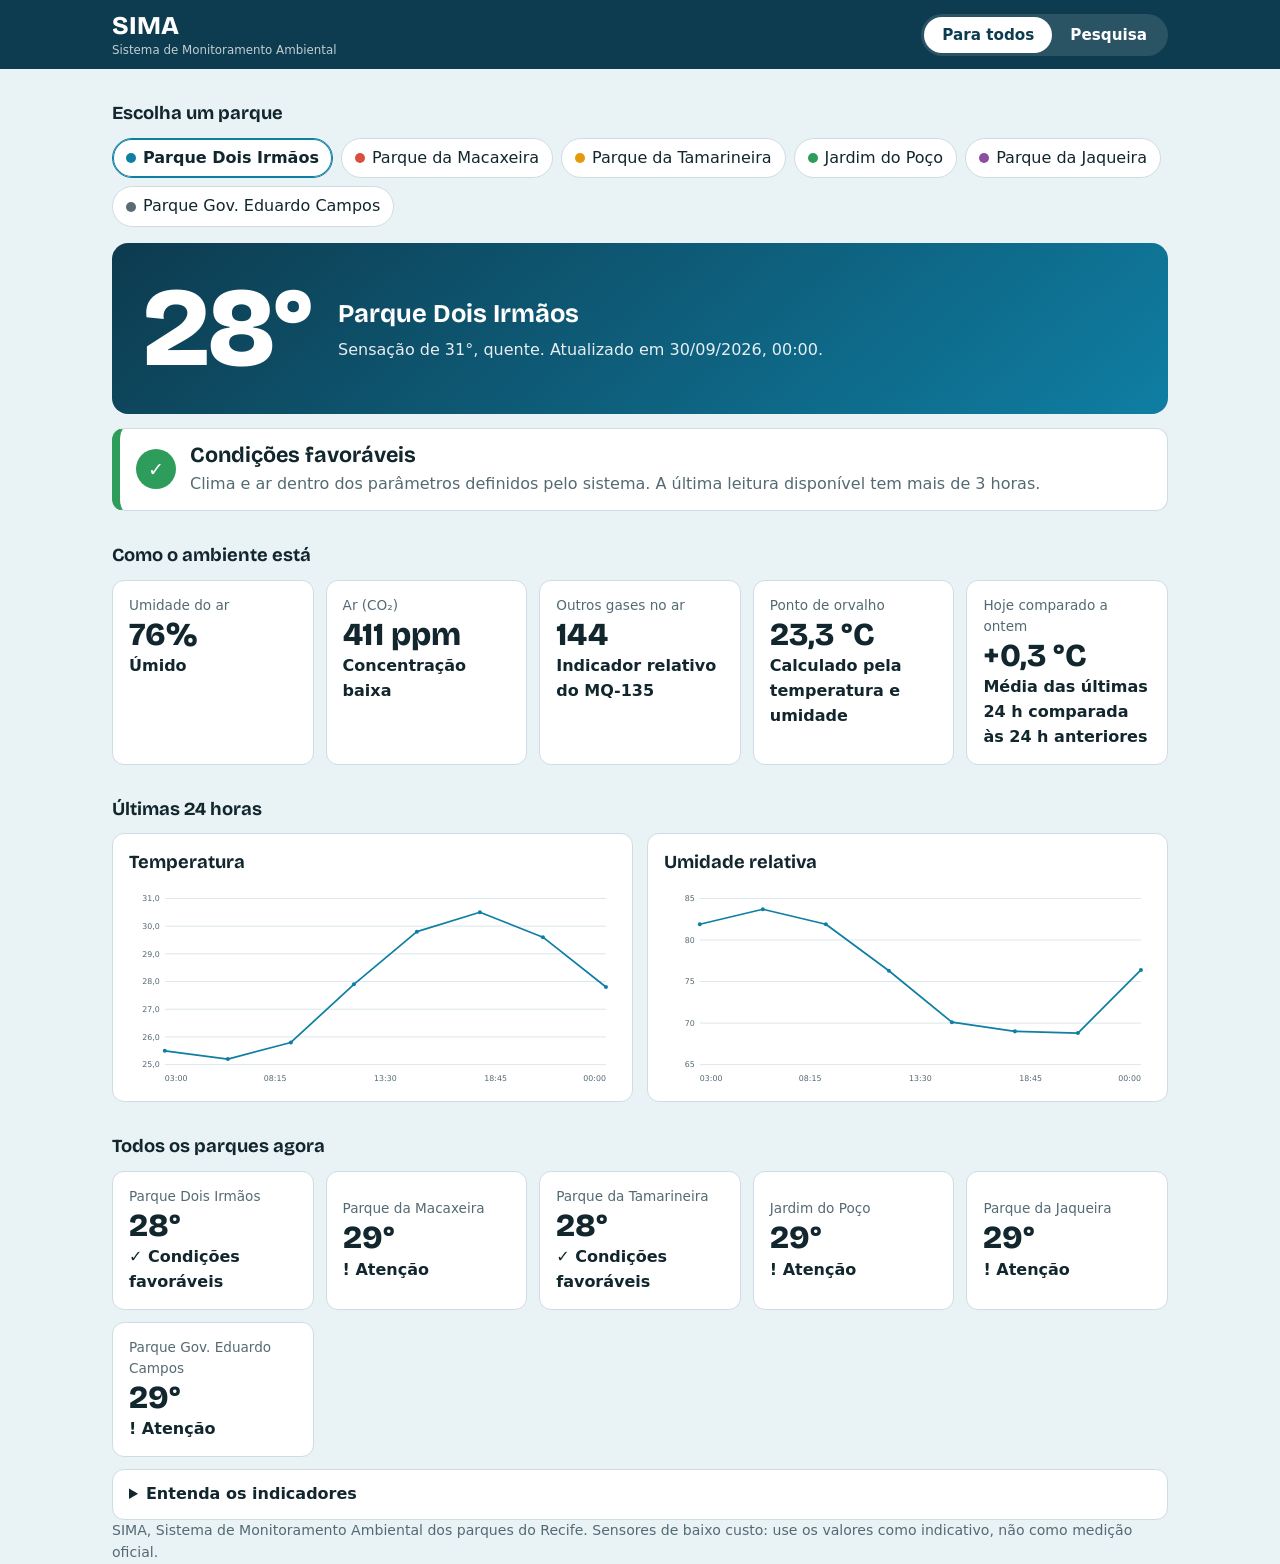
<file: index.html>
</html><!doctype html>
<html lang="pt-BR">
<head>
<meta charset="utf-8">
<meta name="viewport" content="width=device-width, initial-scale=1, viewport-fit=cover">
<meta name="description" content="SIMA: clima e qualidade do ar nos parques do Recife, medidos por sensores.">
<title>SIMA · Ar dos parques do Recife</title>
<link rel="preconnect" href="https://fonts.googleapis.com">
<link rel="preconnect" href="https://fonts.gstatic.com" crossorigin>
<link href="https://fonts.googleapis.com/css2?family=Bricolage+Grotesque:opsz,wght@12..96,600;12..96,800&display=swap" rel="stylesheet">
<link rel="stylesheet" href="style.css">
</head>
<body>
<header class="top"><div class="wrap bar">
  <div class="brand">SIMA<small>Sistema de Monitoramento Ambiental</small></div>
  <div class="tabs" role="tablist" aria-label="Tipo de visualização">
    <button role="tab" id="t-cid" aria-controls="p-cid" aria-selected="true">Para todos</button>
    <button role="tab" id="t-pes" aria-controls="p-pes" aria-selected="false" tabindex="-1">Pesquisa</button>
  </div>
</div></header>
<main class="wrap">
  <section id="p-cid" role="tabpanel" aria-labelledby="t-cid"></section>
  <section id="p-pes" role="tabpanel" aria-labelledby="t-pes" hidden></section>
</main>
<footer class="wrap">SIMA, Sistema de Monitoramento Ambiental dos parques do Recife. Sensores de baixo custo: use os valores como indicativo, não como medição oficial.</footer>
<div id="tip" class="tip" hidden></div>
<script src="function.js"></script>
</body>
</html>
</file>
<file: style.css>
/* SIMA · paleta: Maré (azul-petróleo), Céu (fundo), Folha (bom), Sol (atenção), Coral (ruim) */

/* ===== Base / tema ===== */
:root {
  --bg: #e9f2f5;
  --card: #fff;
  --ink: #12262e;
  --mute: #546a73;
  --line: #cfdde3;
  --mare: #0d3b4f;
  --acc: #0f7ea3;
  --ok: #2e9d5b;
  --sol: #f0a30f;
  --ruim: #d8503f;
  --f1: 'Bricolage Grotesque', system-ui, -apple-system, 'Segoe UI', Roboto, sans-serif;
  --f2: system-ui, -apple-system, 'Segoe UI', Roboto, sans-serif;
  box-sizing: border-box;
  padding-top: env(safe-area-inset-top, 0px);
  padding-bottom: env(safe-area-inset-bottom, 0px);
}

@media (prefers-color-scheme: dark) {
  :root:not([data-theme='light']) {
    --bg: #0b171c;
    --card: #12232a;
    --ink: #e6f0f3;
    --mute: #93aab3;
    --line: #243a43;
    --acc: #4fb8dc;
    --ok: #5fcf8b;
    --sol: #f5b83d;
    --ruim: #f07a6b;
  }
}

:root[data-theme='dark'] {
  --bg: #0b171c;
  --card: #12232a;
  --ink: #e6f0f3;
  --mute: #93aab3;
  --line: #243a43;
  --acc: #4fb8dc;
  --ok: #5fcf8b;
  --sol: #f5b83d;
  --ruim: #f07a6b;
}

html {
  scroll-padding-top: env(safe-area-inset-top, 0px);
}

*, *::before, *::after {
  box-sizing: inherit;
}

body {
  margin: 0;
  background: var(--bg);
  color: var(--ink);
  font: 16px/1.55 var(--f2);
  font-variant-numeric: tabular-nums;
}

button, select {
  font: inherit;
  color: inherit;
}

:focus-visible {
  outline: 3px solid var(--sol);
  outline-offset: 2px;
}

h1, h2, h3, .big, .brand {
  font-family: var(--f1);
}

h2 {
  font-size: 1.45rem;
  margin: 0 0 4px;
}

h3 {
  font-size: 1.15rem;
  margin: 30px 0 10px;
}

p {
  margin: 0 0 10px;
}

.mute {
  color: var(--mute);
}

.wrap {
  max-width: 1120px;
  margin: 0 auto;
  padding: 0 clamp(14px, 4vw, 32px);
}

/* ===== Header / navegação ===== */
.top {
  position: sticky;
  top: env(safe-area-inset-top, 0px);
  z-index: 5;
  background: var(--mare);
  color: #fff;
}

.bar {
  display: flex;
  flex-wrap: wrap;
  gap: 10px 20px;
  align-items: center;
  justify-content: space-between;
  padding-top: 12px;
  padding-bottom: 12px;
}

.brand {
  display: flex;
  flex-direction: column;
  line-height: 1.1;
  font-size: 1.6rem;
  font-weight: 800;
}

.brand small {
  font: 500 0.74rem var(--f2);
  opacity: 0.75;
  margin-top: 3px;
}

.tabs {
  display: flex;
  background: rgba(255, 255, 255, 0.12);
  border-radius: 999px;
  padding: 3px;
}

.tabs button {
  border: 0;
  background: none;
  color: #fff;
  padding: 9px 18px;
  border-radius: 999px;
  font: 600 0.95rem var(--f2);
  cursor: pointer;
}

.tabs [aria-selected='true'] {
  background: #fff;
  color: var(--mare);
}

/* ===== Status / botões ===== */
.status {
  display: flex;
  flex-wrap: wrap;
  gap: 10px 16px;
  align-items: center;
  justify-content: space-between;
  margin: 16px 0;
  padding: 10px 14px;
  background: var(--card);
  border: 1px solid var(--line);
  border-radius: 10px;
}

.btn {
  border: 1.5px solid var(--acc);
  color: var(--acc);
  background: none;
  padding: 8px 14px;
  border-radius: 999px;
  font-weight: 600;
  cursor: pointer;
}

.btn:hover {
  background: var(--acc);
  color: var(--card);
}

input[type='file'] {
  display: none;
}

/* ===== Chips / filtros ===== */
.chips {
  display: flex;
  flex-wrap: wrap;
  gap: 8px;
  margin: 0 0 6px;
  padding: 0;
  list-style: none;
}

.chips button {
  border: 1.5px solid var(--line);
  background: var(--card);
  padding: 7px 13px;
  border-radius: 999px;
  cursor: pointer;
  display: flex;
  align-items: center;
  gap: 7px;
}

.chips button[aria-pressed='true'] {
  border-color: var(--acc);
  box-shadow: inset 0 0 0 1px var(--acc);
  font-weight: 600;
}

.dot {
  width: 10px;
  height: 10px;
  border-radius: 50%;
  flex: none;
}

/* ===== Hero / painel principal ===== */
.hero {
  display: grid;
  grid-template-columns: auto 1fr;
  gap: 6px 26px;
  align-items: center;
  margin-top: 16px;
  padding: clamp(18px, 3.5vw, 32px);
  border-radius: 16px;
  color: #fff;
  background: linear-gradient(140deg, #0d3b4f, #0f7ea3);
}

.hero .big {
  font-size: clamp(4rem, 16vw, 7rem);
  font-weight: 800;
  line-height: 0.95;
}

.hero h2 {
  font-size: 1.6rem;
}

.hero p {
  margin: 0;
  opacity: 0.9;
}

/* ===== Situação / status do parque ===== */
.sit {
  display: flex;
  gap: 14px;
  align-items: center;
  margin: 14px 0;
  padding: 14px 16px;
  border-radius: 12px;
  background: var(--card);
  border: 1px solid var(--line);
  border-left: 8px solid var(--line);
}

.sit b {
  font: 700 1.35rem/1.2 var(--f1);
}

.sit p {
  margin: 3px 0 0;
}

.ico {
  flex: none;
  width: 2.5rem;
  height: 2.5rem;
  border-radius: 50%;
  display: grid;
  place-items: center;
  font-weight: 800;
  font-size: 1.2rem;
  color: #fff;
  background: var(--mute);
}

.n0 {
  border-left-color: var(--ok);
}

.n0 .ico {
  background: var(--ok);
}

.n1 {
  border-left-color: var(--sol);
}

.n1 .ico {
  background: var(--sol);
  color: #12262e;
}

.n2 {
  border-left-color: var(--ruim);
}

.n2 .ico {
  background: var(--ruim);
}

/* ===== Cards / painéis ===== */
.grid {
  display: grid;
  grid-template-columns: repeat(auto-fit, minmax(min(100%, 190px), 1fr));
  gap: 12px;
}

.card {
  background: var(--card);
  border: 1px solid var(--line);
  border-radius: 12px;
  padding: 14px 16px;
}

.card .l {
  color: var(--mute);
  font-size: 0.85rem;
}

.card .v {
  font: 800 2rem/1.2 var(--f1);
}

.card .w {
  font-weight: 600;
}

.pk {
  text-align: left;
  width: 100%;
  cursor: pointer;
  color: inherit;
  font: inherit;
}

.pk:hover {
  border-color: var(--acc);
}

.panel {
  background: var(--card);
  border: 1px solid var(--line);
  border-radius: 12px;
  padding: 14px 16px;
}

.panel h3 {
  margin-top: 0;
}

.ctl {
  display: flex;
  flex-wrap: wrap;
  gap: 12px 18px;
  align-items: end;
  margin: 14px 0;
}

.ctl label {
  display: flex;
  flex-direction: column;
  gap: 4px;
  font-size: 0.85rem;
  color: var(--mute);
}

select {
  padding: 8px 10px;
  border: 1.5px solid var(--line);
  border-radius: 8px;
  background: var(--card);
  min-width: 150px;
}

.two {
  display: grid;
  grid-template-columns: repeat(auto-fit, minmax(min(100%, 420px), 1fr));
  gap: 14px;
}

.mini {
  display: grid;
  grid-template-columns: repeat(auto-fit, minmax(min(100%, 300px), 1fr));
  gap: 12px;
}

/* ===== Gráficos ===== */
.ch {
  width: 100%;
  height: auto;
  display: block;
  touch-action: pan-y;
}

.ch .gr {
  stroke: var(--line);
  stroke-width: 1;
}

.ch .ax {
  fill: var(--mute);
  font-size: 11px;
}

.ch .ln {
  fill: none;
  stroke-width: 2.4;
  stroke-linejoin: round;
  stroke-linecap: round;
}

.ch .cur {
  stroke: var(--mute);
  stroke-width: 1;
  stroke-dasharray: 3 3;
}

.leg {
  display: flex;
  flex-wrap: wrap;
  gap: 4px 14px;
  font-size: 0.85rem;
  margin-top: 6px;
}

.leg span {
  display: flex;
  align-items: center;
  gap: 6px;
}

.tip {
  position: fixed;
  z-index: 9;
  pointer-events: none;
  background: var(--ink);
  color: var(--bg);
  padding: 8px 10px;
  border-radius: 8px;
  font-size: 0.82rem;
  max-width: 230px;
}

.tip div {
  display: flex;
  gap: 6px;
  align-items: center;
}

/* ===== Tabelas / detalhes ===== */
.tab {
  overflow-x: auto;
  border: 1px solid var(--line);
  border-radius: 12px;
  background: var(--card);
}

table {
  width: 100%;
  border-collapse: collapse;
  font-size: 0.9rem;
}

th, td {
  padding: 9px 12px;
  text-align: left;
  white-space: nowrap;
  border-bottom: 1px solid var(--line);
}

th {
  color: var(--mute);
  font-weight: 600;
  font-size: 0.82rem;
}

details {
  background: var(--card);
  border: 1px solid var(--line);
  border-radius: 12px;
  padding: 12px 16px;
  margin-top: 12px;
}

summary {
  cursor: pointer;
  font-weight: 600;
}

footer {
  margin: 40px auto 28px;
  color: var(--mute);
  font-size: 0.88rem;
}

/* ===== Animações ===== */
@media (prefers-reduced-motion: no-preference) {
  .hero, .sit {
    animation: in 0.35s ease-out;
  }

  @keyframes in {
    from {
      opacity: 0;
      transform: translateY(6px);
    }
  }
}

@media (max-width: 520px) {
  .hero {
    grid-template-columns: 1fr;
  }
}
</file>
